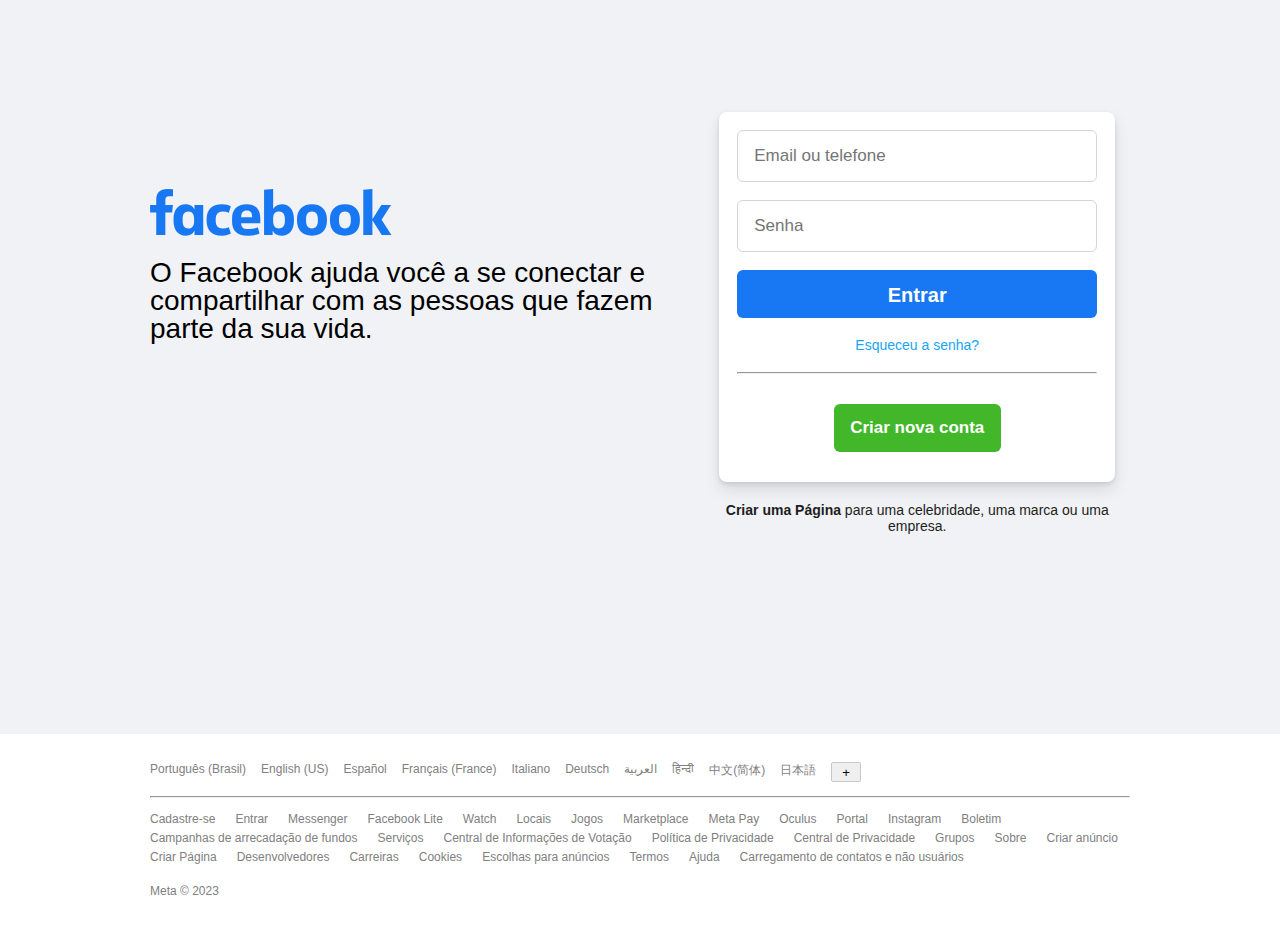
<file: index.html>
<!DOCTYPE html>
<html lang="pt-br">
<head>
    <meta charset="UTF-8">
    <meta http-equiv="X-UA-Compatible" content="IE=edge">
    <meta name="viewport" content="width=device-width, initial-scale=1.0">
    <link href="https://fonts.googleapis.com/css2?family=Lato:wght@300;400&display=swap" rel="stylesheet">
    <title>Facebook</title>
    <link rel="stylesheet" href="./style.css">
</head>
<body>
    <article>
        <div class="center">
            <div class="conteudo1">
                <div class="logo">
                    <img src="./facebook_logo.svg" alt="">
                </div>
                <div class="message">
                    <h2>O Facebook ajuda você a se conectar e 
                        compartilhar com as pessoas que
                        fazem parte da sua vida.</h2>
                        <br><br><br><br><br><br><br><br>
                </div>
            </div>

            <div class="conteudo_2">
                <div class="form_box">
                    <form>
                        <input type="email" class="email" name="email" placeholder="Email ou telefone"><br>
                        <input type="password" class="password" name="password" placeholder="Senha"><br>
                        <input type="submit" value="Entrar"> 
                        <a class="forgotPassword" href="/forgot">Esqueceu a senha?</a>
                        <div class="littleFooter">
                            <hr>
                            <input type="submit" class="createNewCount" value="Criar nova conta">
                        </div>
                    </form>
                    
                </div>
                    <div class="createPage">
                        <p>
                            <a href="">
                                <strong> Criar uma Página </strong>
                            </a> para uma celebridade, uma marca ou uma empresa.</p>
                    </div>
            </div>
        </div>
    </article>
    <footer class="rodape">
        <div class="footerCenter">
            <div class="language">
                <a href="">Português (Brasil)</a>
                <a href="">English (US)</a>
                <a href="">Español</a>
                <a href="">Français (France)</a>
                <a href="">Italiano</a>
                <a href="">Deutsch</a>
                <a href="">العربية</a>
                <a href="">हिन्दी</a>
                <a href="">中文(简体)</a>
                <a href="">日本語</a>
                <button style="border-radius: 2px; border: 1px solid rgb(200, 200, 200); width: 30px; height: 20px; padding: 0 8px;">+</button>
            </div>

                <br><hr><br>
            <div class="hideOptions">
                <a href='/'>Cadastre-se</a>
                <a href='/'>Entrar</a>
                <a href='/'>Messenger</a>
                <a href='/'>Facebook Lite</a>
                <a href='/'>Watch</a>
                <a href='/'>Locais</a>
                <a href='/'>Jogos</a>
                <a href='/'>Marketplace</a>
                <a href='/'>Meta Pay</a>
                <a href='/'>Oculus</a>
                <a href='/'>Portal</a>
                <a href='/'>Instagram</a>
                <a href='/'>Boletim</a>
                <a href='/'>Campanhas de arrecadação de fundos</a>
                <a href='/'>Serviços</a>
                <a href='/'>Central de Informações de Votação</a>
                <a href='/'>Política de Privacidade</a>
                <a href='/'>Central de Privacidade</a>
                <a href='/'>Grupos</a>
                <a href='/'>Sobre</a>
                <a href='/'>Criar anúncio</a>
                <a href='/'>Criar Página</a>
                <a href='/'>Desenvolvedores</a>
                <a href='/'>Carreiras</a> 
                <a href="/">Cookies</a>
                <a href='/'>Escolhas para anúncios</a>
                <a href='/'>Termos</a>
                <a href="/">Ajuda</a>
                <a href='/'>Carregamento de contatos e não usuários</a>
            </div>

            <p class="this">Meta &copy; 2023</p>
            <style>
                .this {
                    color: gray;
                    font-family: Arial;
                    margin-top: 20px;
                }
                .language button:hover {
                    cursor: pointer;
                    background: #c8c8c8;
                }
            </style>
        </div>
    </footer>
</body>
</html>
</file>
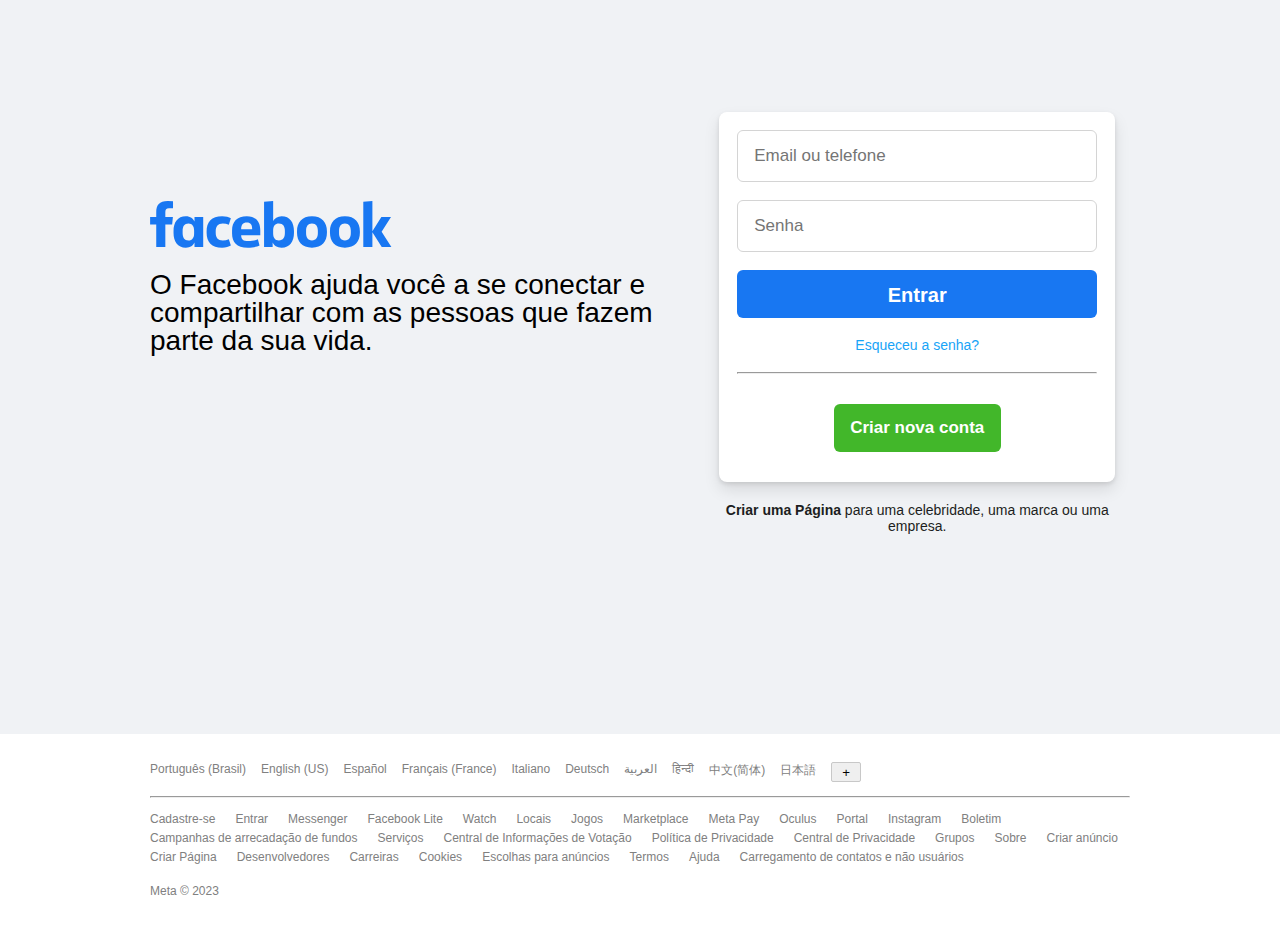
<file: facebook_template/index.html>
<!DOCTYPE html>
<html lang="pt-br">
<head>
    <meta charset="UTF-8">
    <meta http-equiv="X-UA-Compatible" content="IE=edge">
    <meta name="viewport" content="width=device-width, initial-scale=1.0">
    <link href="https://fonts.googleapis.com/css2?family=Lato:wght@300;400&display=swap" rel="stylesheet">
    <link rel="shortcut icon" href="favicon.ico" type="image/x-icon">
    <title>Facebook</title>
    <link rel="stylesheet" href="./style.css">
</head>
<body>
    <article>
        <div class="center">
            <div class="conteudo1">
                <div class="logo">
                    <img src="./facebook_logo.svg" alt="">
                </div>
                <div class="message">
                    <h2>O Facebook ajuda você a se conectar e 
                        compartilhar com as pessoas que
                        fazem parte da sua vida.</h2>
                </div>
            </div>

            <div class="conteudo_2">
                <div class="form_box">
                    <form>
                        <input type="email" class="email" name="email" placeholder="Email ou telefone"><br>
                        <input type="password" class="password" name="password" placeholder="Senha"><br>
                        <input type="submit" value="Entrar"> 
                        <a class="forgotPassword" href="/forgot">Esqueceu a senha?</a>
                        <div class="littleFooter">
                            <hr>
                            <input type="submit" class="createNewCount" value="Criar nova conta">
                        </div>
                    </form>
                    
                </div>
                    <div class="createPage">
                        <p>
                            <a href="">
                                <strong> Criar uma Página </strong>
                            </a> para uma celebridade, uma marca ou uma empresa.</p>
                    </div>
            </div>
        </div>
    </article>
    <footer class="rodape">
        <div class="footerCenter">
            <div class="language">
                <a href="">Português (Brasil)</a>
                <a href="">English (US)</a>
                <a href="">Español</a>
                <a href="">Français (France)</a>
                <a href="">Italiano</a>
                <a href="">Deutsch</a>
                <a href="">العربية</a>
                <a href="">हिन्दी</a>
                <a href="">中文(简体)</a>
                <a href="">日本語</a>
                <button style="border-radius: 2px; border: 1px solid rgb(200, 200, 200); width: 30px; height: 20px; padding: 0 8px;">+</button>
            </div>

                <br><hr><br>
            <div class="hideOptions">
                <a href='/'>Cadastre-se</a>
                <a href='/'>Entrar</a>
                <a href='/'>Messenger</a>
                <a href='/'>Facebook Lite</a>
                <a href='/'>Watch</a>
                <a href='/'>Locais</a>
                <a href='/'>Jogos</a>
                <a href='/'>Marketplace</a>
                <a href='/'>Meta Pay</a>
                <a href='/'>Oculus</a>
                <a href='/'>Portal</a>
                <a href='/'>Instagram</a>
                <a href='/'>Boletim</a>
                <a href='/'>Campanhas de arrecadação de fundos</a>
                <a href='/'>Serviços</a>
                <a href='/'>Central de Informações de Votação</a>
                <a href='/'>Política de Privacidade</a>
                <a href='/'>Central de Privacidade</a>
                <a href='/'>Grupos</a>
                <a href='/'>Sobre</a>
                <a href='/'>Criar anúncio</a>
                <a href='/'>Criar Página</a>
                <a href='/'>Desenvolvedores</a>
                <a href='/'>Carreiras</a> 
                <a href="/">Cookies</a>
                <a href='/'>Escolhas para anúncios</a>
                <a href='/'>Termos</a>
                <a href="/">Ajuda</a>
                <a href='/'>Carregamento de contatos e não usuários</a>
            </div>

            <p class="this">Meta &copy; 2023</p>
            <style>
                .this {
                    color: gray;
                    font-family: Arial;
                    margin-top: 20px;
                }
                .language button:hover {
                    cursor: pointer;
                    background: #c8c8c8;
                }
            </style>
        </div>
    </footer>
</body>
</html>
</file>
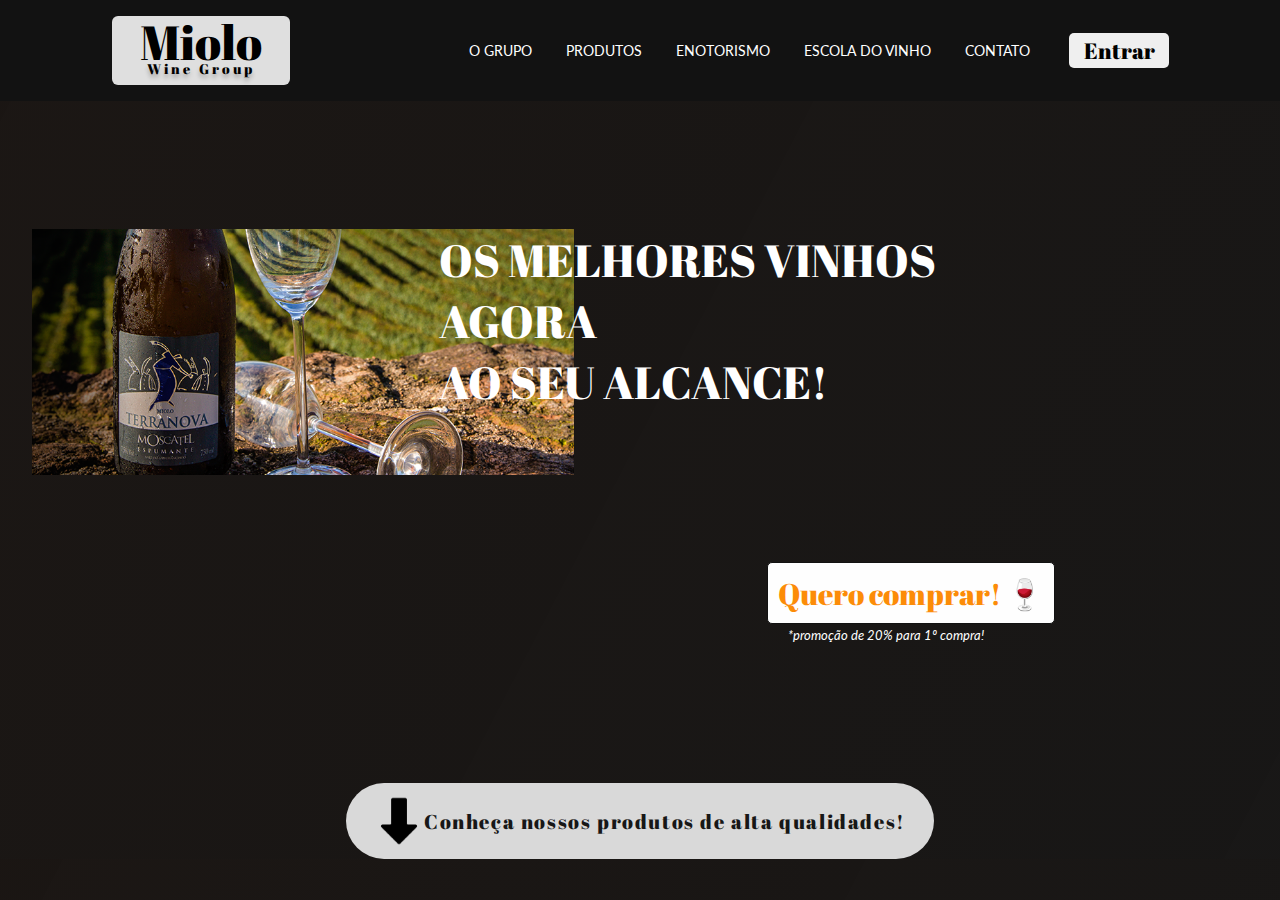
<file: vinicula_template/index.html>
<!--
    Todo esse site foi feito com base num site de uma vinícula real
    http://www.miolo.com.br/linhas/terranova/

    todo o layout e planejamento foi feito no Figma e passado para
    html e css
-->
<!DOCTYPE html>
<html lang="pt-br">
<head>
    <meta charset="UTF-8">
    <meta http-equiv="X-UA-Compatible" content="IE=edge">
    <meta name="viewport" content="width=device-width, initial-scale=1.0">
    <link rel="shortcut icon" href="favicon.ico" type="image/x-icon">
    <title>Terranova | Miolo</title>
    <link rel="stylesheet" href="style.css">
</head>
<body>
    <header> <!--cabeçalho-->
        <div class="center">
            <nav>
                <!--Logo-->
                <div class="logo">
                    <a class="title_logo" href="">
                        Miolo
                    </a>
                    <a class="subTitle_logo" href="">
                        Wine Group
                    </a>
                </div>
                <!--Options da navbar-->
                <div class="options">
                    <a href="">O GRUPO</a>
                    <a href="">PRODUTOS</a>
                    <a href="">ENOTORISMO</a>
                    <a href="">ESCOLA DO VINHO</a>
                    <a href="">CONTATO</a>
                    <button>Entrar</button>
                </div>
            </nav>
        </div>
    </header>

    <article class="main">
        <section class="conteudo1">
            
            <div class="conteudo1_center">

                <!--Imagem princial-->
                <div class="main_img">
                    <img src="imgs/imgBackground.png" alt="vinho terra nova">
                </div>

                <!--Informações e Botão-->
                <div class="info_button">

                    
                    <div class="info"><!-- Texto Principal-->
                        <h1>
                            OS MELHORES VINHOS <br>
                            AGORA <br>
                            AO SEU ALCANCE!
                        </h1>
                    </div>

                    
                    <div class="buttonBuy"><!--Botão de compra-->
                        <button>Quero comprar! &#x1F377; </button> <br>
                        <span>*promoção de 20% para 1º compra!</span>
                    </div>
                </div>

                
            </div>
            
            <!--knowmore-->
            <div class="ancInfo">
                <div class="buttonMore">
                    <img src="imgs/arrowDown.png" alt="Arrow Down">
                    <h2>Conheça nossos produtos de alta qualidades!</h2>
                </div>
            </div>
        </section>
    </article>
</body>
</html>
</file>
<file: style.css>
* {
    margin: 0;
    padding: 0;
    box-sizing: border-box;
    /*font-family: "Lato";*/
}
.center {
    max-width: 980px;
    margin: 0 auto;
    display: flex;
    flex-direction: row;
    align-items: center;
    justify-content: space-around;
}
article {
    background: #F0F2F5;
    width: 100%;
    padding-top: 112px;
    padding-bottom: 200px;
}
.conteudo1 {
    width: 580px;
    display: flex;
    flex-direction: column;
}
.conteudo_2 {
    display: flex;
    flex-direction: column;
    align-items: center;
}
.createPage {
    padding-top: 20px;
    width: 90%;
    font-size: 14px;
    font-family: SFProText-Regular, Helvetica, Arial, sans-serif;
    color: #1c1e21;
    text-align: center;
}
.createPage p a {
    color: inherit;
    font-size: 14px;
    font-weight: 600;
    text-decoration: none;
}
.logo img {
    margin-left: -30px;
    height: 106px;
}
.message h2 {
    font-size: 28px;
    line-height: 28px;
    font-family: SFProDisplay-Regular, Helvetica, Arial, sans-serif;
    margin-top: -10px;
    font-weight: normal;
}
.form_box {
    width: 396px;
    background: #FFFFFF;
    padding-left: 18px;
    padding-right: 18px;
    text-align: center;
    border-radius: 8px;
    box-shadow: 0 2px 4px rgba(0, 0, 0, .1), 0 8px 16px rgba(0, 0, 0, .1);
    float: right;
}
.form_box form > input {
    width: 100%;
    height: 52px;
    margin-top: 18px;
    font-size: 17px;
    border-radius: 6px;
    padding: 14px 16px;
    border: 1px solid rgb(212, 212, 212);
}
.form_box form > input[type=submit] {
    height: 48px;
    color: white;
    background: #1877f2;
    border: 0;
    font-size: 20px;
    font-weight: bold;
    margin-bottom: 18px;
    font-family: Arial, Helvetica, sans-serif;
}
.form_box form > input[type=submit]:hover {
    background: #166fe5;
}
.forgotPassword {
    color: #18A4F7;
    font-size: 14px;
    font-family: arial;
    text-decoration: none;
    font-weight: 500;
}
.form_box input[type=submit]:hover {
    cursor: pointer;
}
.littleFooter {
    margin-top: 18px;
    margin-bottom: 20px;
}
.createNewCount {
    margin-top: 30px;
    margin-bottom: 10px;
    width: 166.66px;
    height: 48px;
    background: #42b72a;
    border: 0;
    font-weight: bold;
    border-radius: 6px;
    font-size: 17px;
    color: white;
    font-family: Arial, Helvetica, sans-serif;
}
.createNewCount:hover {
    background: #36A420;
}
.rodape {
    width: 100;
}
footer {
    width: 100%;
    height: 211px;
    padding: 28px 0;
    font-family: Arial, Helvetica, sans-serif;
    font-size: 12px;
    background: #FFFFFF;
}
.footerCenter {
    width: 980px;
    margin: 0 auto;
}
.footerCenter div a {
    color: gray;
    text-decoration: none;
}
.footerCenter div a:hover, .createPage a:hover {
    text-decoration: underline;
}
.language {
    display: flex;
    gap: 15px;
    flex-wrap: wrap;
}
.hideOptions {
    display: flex;
    gap: 5px 20px;
    flex-direction: row;
    flex-wrap: wrap;
}
/*
    Configuração para tela de 1018
*/
@media only screen and (max-width: 1018px) {
    .center {
        flex-direction: column;
    }
    .footerCenter {
        width: 90%;
    }
    .conteudo1 {
        width: 500px;
        text-align: center;
    }
    .logo img {
        margin: 0;
    }
    article {
        padding-top: 35px;
        padding-bottom: 100px;
    }
    .conteudo_2 {
        margin-top: -85px;
    }
}

/*
    Configuração Mobile
*/
@media only screen and (max-width: 520px) {
    .center {
        flex-direction: column;
    }
    .footerCenter {
        width: 90%;
    }
    .conteudo1 {
        width: 390px;
        text-align: center;
        
    }
    .logo img {
        margin: 0;
    }
    article {
        padding-top: 20px;
        padding-bottom: 80px;
    }
    .conteudo_2 {
        margin-top: -85px;
    }
}
</file>
<file: facebook_template/style.css>
* {
    margin: 0;
    padding: 0;
    box-sizing: border-box;
    /*font-family: "Lato";*/
}
.center {
    max-width: 980px;
    margin: 0 auto;
    display: flex;
    flex-direction: row;
    align-items: center;
    justify-content: space-around;
}
article {
    background: #F0F2F5;
    width: 100%;
    padding-top: 112px;
    padding-bottom: 200px;
}
.conteudo1 {
    width: 580px;
    margin-bottom: 120px;
    display: flex;
    flex-direction: column;
}
.conteudo_2 {
    display: flex;
    flex-direction: column;
    align-items: center;
}
.createPage {
    padding-top: 20px;
    width: 90%;
    font-size: 14px;
    font-family: SFProText-Regular, Helvetica, Arial, sans-serif;
    color: #1c1e21;
    text-align: center;
}
.createPage p a {
    color: inherit;
    font-size: 14px;
    font-weight: 600;
    text-decoration: none;
}
.logo img {
    margin-left: -30px;
    height: 106px;
}
.message h2 {
    font-size: 28px;
    line-height: 28px;
    font-family: SFProDisplay-Regular, Helvetica, Arial, sans-serif;
    margin-top: -10px;
    font-weight: normal;
}
.form_box {
    width: 396px;
    background: #FFFFFF;
    padding-left: 18px;
    padding-right: 18px;
    text-align: center;
    border-radius: 8px;
    box-shadow: 0 2px 4px rgba(0, 0, 0, .1), 0 8px 16px rgba(0, 0, 0, .1);
    float: right;
}
.form_box form > input {
    width: 100%;
    height: 52px;
    margin-top: 18px;
    font-size: 17px;
    border-radius: 6px;
    padding: 14px 16px;
    outline: none;
    border: 1px solid rgb(212, 212, 212);
}
.form_box form > input[type=submit] {
    height: 48px;
    color: white;
    background: #1877f2;
    border: 0;
    font-size: 20px;
    font-weight: bold;
    margin-bottom: 18px;
    font-family: Arial, Helvetica, sans-serif;
}
.form_box form > input[type=submit]:hover {
    background: #166fe5;
}
.forgotPassword {
    color: #18A4F7;
    font-size: 14px;
    font-family: arial;
    text-decoration: none;
    font-weight: 500;
}
.form_box input[type=submit]:hover {
    cursor: pointer;
}
.littleFooter {
    margin-top: 18px;
    margin-bottom: 20px;
}
.createNewCount {
    margin-top: 30px;
    margin-bottom: 10px;
    width: 166.66px;
    height: 48px;
    background: #42b72a;
    border: 0;
    font-weight: bold;
    border-radius: 6px;
    font-size: 17px;
    color: white;
    font-family: Arial, Helvetica, sans-serif;
}
.createNewCount:hover {
    background: #36A420;
}
.rodape {
    width: 100;
}
footer {
    width: 100%;
    height: 211px;
    padding: 28px 0;
    font-family: Arial, Helvetica, sans-serif;
    font-size: 12px;
    background: #FFFFFF;
}
.footerCenter {
    width: 980px;
    margin: 0 auto;
}
.footerCenter div a {
    color: gray;
    text-decoration: none;
}
.footerCenter div a:hover, .createPage a:hover {
    text-decoration: underline;
}
.language {
    display: flex;
    gap: 15px;
    flex-wrap: wrap;
}
.hideOptions {
    display: flex;
    gap: 5px 20px;
    flex-direction: row;
    flex-wrap: wrap;
}
/*
    Configuração para tela de 1018
*/
@media only screen and (max-width: 1018px) {
    .center {
        flex-direction: column;
    }
    .footerCenter {
        width: 90%;
    }
    .conteudo1 {
        width: 500px;
        text-align: center;
    }
    .logo img {
        margin: 0;
    }
    article {
        padding-top: 35px;
        padding-bottom: 100px;
    }
    .conteudo_2 {
        margin-top: -85px;
    }
}

/*
    Configuração Mobile
*/
@media only screen and (max-width: 520px) {
    .center {
        flex-direction: column;
    }
    .footerCenter {
        width: 90%;
    }
    .conteudo1 {
        width: 390px;
        text-align: center;
        
    }
    .logo img {
        margin: 0;
    }
    article {
        padding-top: 20px;
        padding-bottom: 80px;
    }
    .conteudo_2 {
        margin-top: -85px;
    }
}
</file>
<file: vinicula_template/style.css>
@import url('https://fonts.googleapis.com/css2?family=Abril+Fatface&family=Lato&display=swap');
* {
    margin: 0;
    padding: 0;
    box-sizing: border-box;
    /*font-family: "Abril Fatface";*/
}
body {
    font-family: "Lato";
    background: linear-gradient(117.38deg, rgba(43, 19, 6, 0.2) -2.69%, rgba(30, 25, 22, 0.092) 115.79%), #171717;
}
/* -- start Header --*/
header {
    background: #121212;
}
.center a {
    color: white;
    text-decoration: none;
}
.logo {
    padding: 8px 24px;
    margin: 16px;
    border-radius: 6px;
    font-family: "Abril Fatface";
    text-align: center;
    background: #DFDFDF;
    display: flex;
    flex-direction: column;
}
.logo a:first-child {
    font-style: normal;
    color: black;
    font-size: 48px;
    margin-top: -15px;
}
.logo a:last-child {
    font-style: normal;
    color: black;
    font-weight: 400;
    font-size: 14px;
    line-height: 19px;
    letter-spacing: 0.21em;
    margin-top: -15px;
    width: 130px;
    height: 18px;
    text-shadow: 0px 4px 4px rgba(0, 0, 0, 0.25);
}
.center nav {
    width: 85%;
    margin: 0 auto;
    display: flex;
    align-items: center;
    justify-content: space-between;
}
.options {
    display: flex;
    justify-content: row;
    align-items: center;
    gap: 0px;
    padding: 15px;
}
.options a {
    font-size: 14px;
    text-align: center;
    padding-right: 19px;
    padding-left: 15px;
}
.options a:hover {
    transition: all 0.2s ease;
    color: #a0a0a0;
}
.options button {
    font-family: "Abril Fatface";
    font-size: 22px;
    width: 100px;
    height: 35px;
    border-radius: 5px;
    margin-left: 20px;
    border: 0;
}
.options button:hover {
    transition: all 0.2 linear;
    transform: scale(1.1);
    cursor: pointer;
    background: #a7a7a7;
}
/* -- end Header -- */


/* -- start Section -- */
.conteudo1_center {
    width: 90%;
    padding: 12px;
    margin: 0 auto;
    margin-top: 128px;
    display: flex;
    flex-direction: row;
    justify-content: space-between;
    align-items: start;
}
.conteudo1_center .info_button {
    width: 80%;
    text-align: center;
}
.info h1 {
    font-family: "Abril Fatface";
    font-size: 45px;
    font-weight: normal;
    color: white;
    text-align: initial;
    margin-left: -135px;
    margin-bottom: 150px;
}
.buttonBuy button {
    width: 288px;
    height: 62px;
    font-size: 30px;
    font-family: "Abril Fatface";
    border: 1px solid #121212;
    color: #FC8C08;
    background: #FEFEFE;
    border-radius: 5px;
}
.buttonBuy button:hover {
    transition: all 0.2s linear;
    background: rgb(212, 212, 212);
    transform: scale(1.1);
    cursor: pointer;
}
.buttonBuy span {
    font-size: small;
    margin-left: -50px;
    font-style: italic;
    color: white;
}
/* --  end section -- */

/* -- start last info */
.ancInfo {
    width: 90%;
    margin: 0 auto;
    margin-top: 140px;
    text-align: center;
}
.ancInfo .buttonMore {
    width: 588px;
    height: 76px;
    margin: 0 auto;
    background: #D9D9D9;
    display: flex;
    flex-direction: row;
    align-items: center;
    justify-content: center;
    border-radius: 49.5px;
}
.ancInfo .buttonMore:hover {
    transition: all 0.2s ease;
    background: rgb(197, 197, 197);
    cursor: pointer;
    margin-top: 150px;
}
.ancInfo h2 {
    font-family: 'Abril Fatface';
    font-style: normal;
    font-weight: 400;
    font-size: 20px;
    line-height: 27px;
    letter-spacing: 0.08em;
    color: #171717;
}
.ancInfo img {
    width: 50px;
    height: 50.49px;
}
/* -- end last info -- */

/* responsive*/
@media only screen and (max-width: 1320px) {
    .conteudo1_center {
        width: 95%;
        padding: 0;
    }
    .main_img img {
        width: 100%;
    }
}
@media only screen and (max-width: 1164px) {
    .conteudo1_center {
        width: 80%;
        padding: 0;
    }
    .info h1 {
        font-size: 30px;
    }
    .center nav {
        width: 95%;
    }
}
@media only screen and (max-height: 880px) {
    .ancInfo {
        margin-top: 60px;
    }
    .conteudo1_center {
        margin-top: 89px;
    }
    .ancInfo .buttonMore:hover {
        transition: all 0.2s ease;
        background: rgb(197, 197, 197);
        cursor: pointer;
        margin-top: 80px;
    }
}
@media only screen and (max-width: 1010px) {
    .options {
        display: none;
    }
    .conteudo1_center {
        width: 99%;
        padding: 5px;
        flex-direction: column;
        margin-top: 28px;
        text-align: center;
        align-items: center;
    }
    .info h1 {
        margin: 0;
        font-size: 20px;
    }
    .main_img img {
        width: 100%;
    }
    .ancInfo .buttonMore {
        margin: 0 auto;
        width: 80%;
        height: 10%;
    }
    .buttonMore h2 {
        font-size: 15px;
    }
    .info_button {
        width: 90%;
        flex-direction: column;
        justify-content: center;
        align-items: center;
    }
    .buttonBuy button {
        font-size: larger;
        text-align: center;
        margin: 5px;
        margin-top: 20px;
        width: 80%;
    }
    .ancInfo {
        margin-top: 70px;
    }
    .buttonBuy span {
        margin: 0;
        margin-top: -10px;
    }
}
</file>
